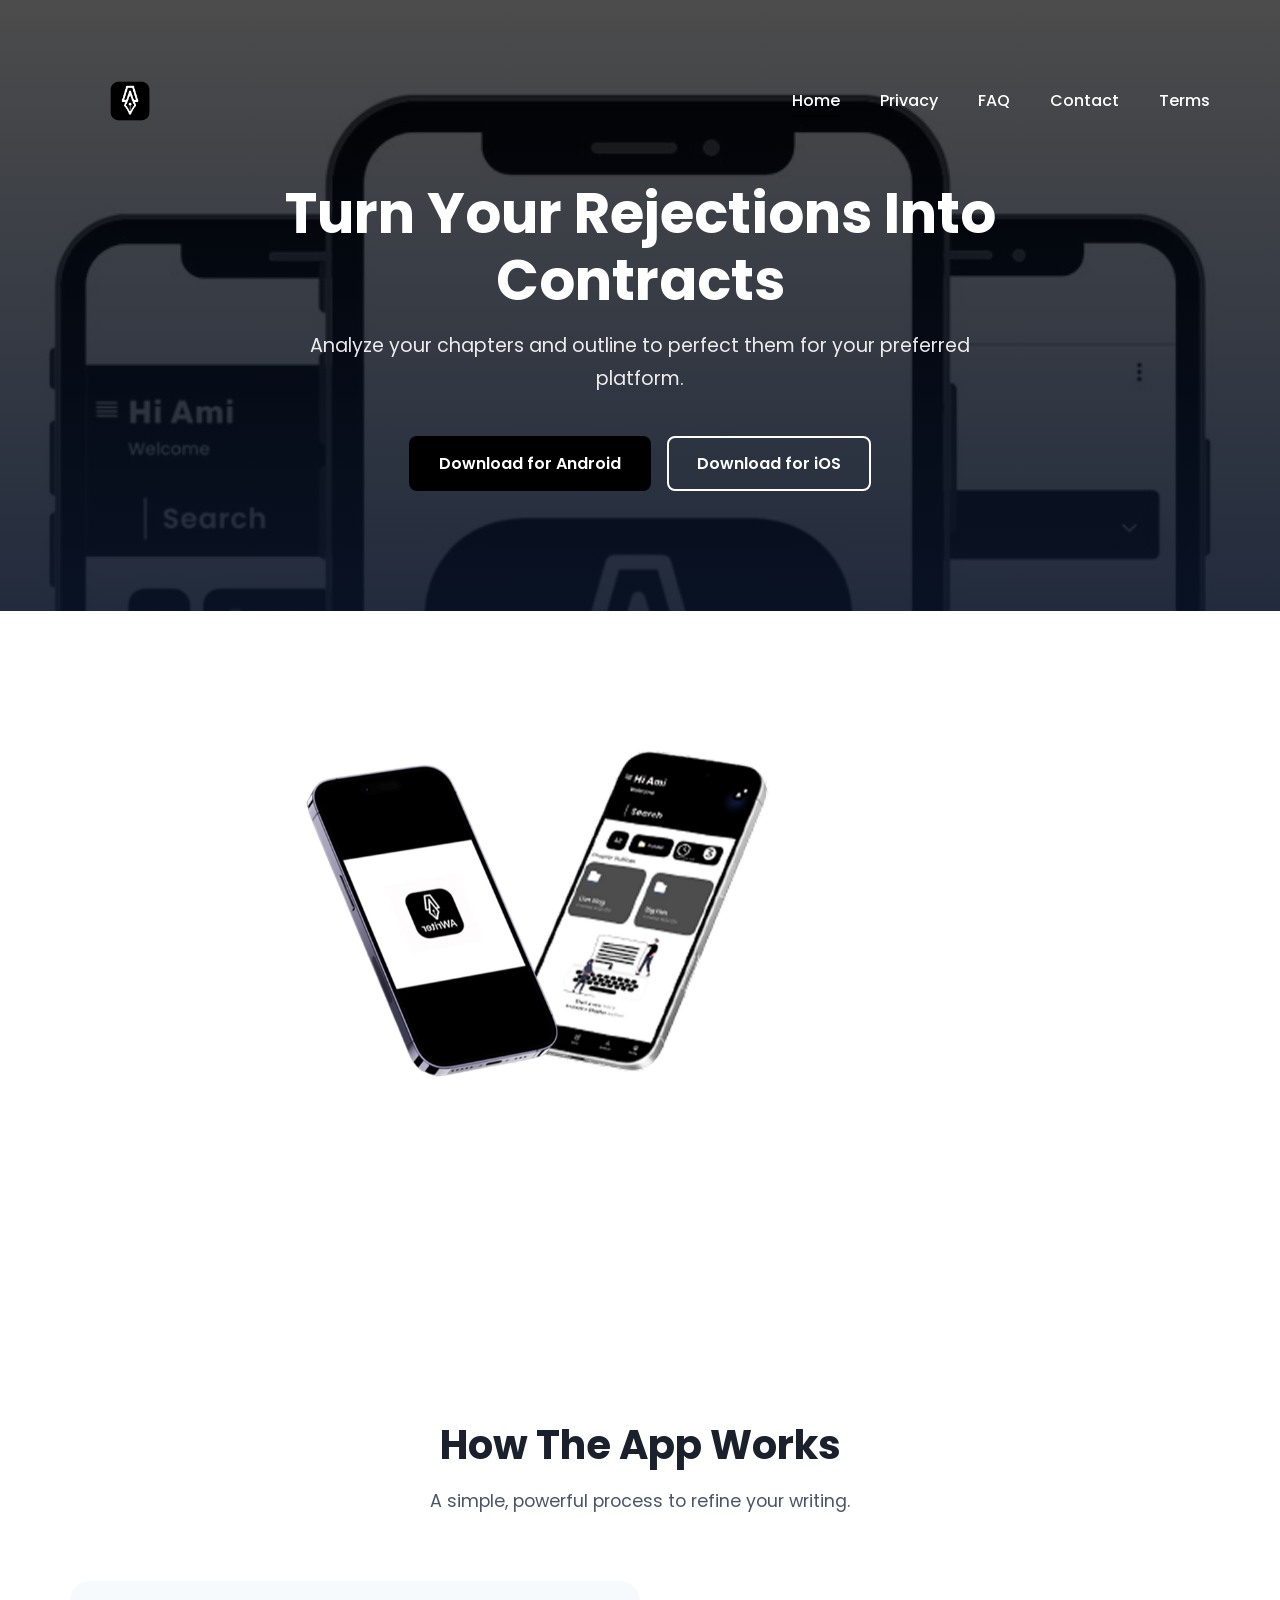
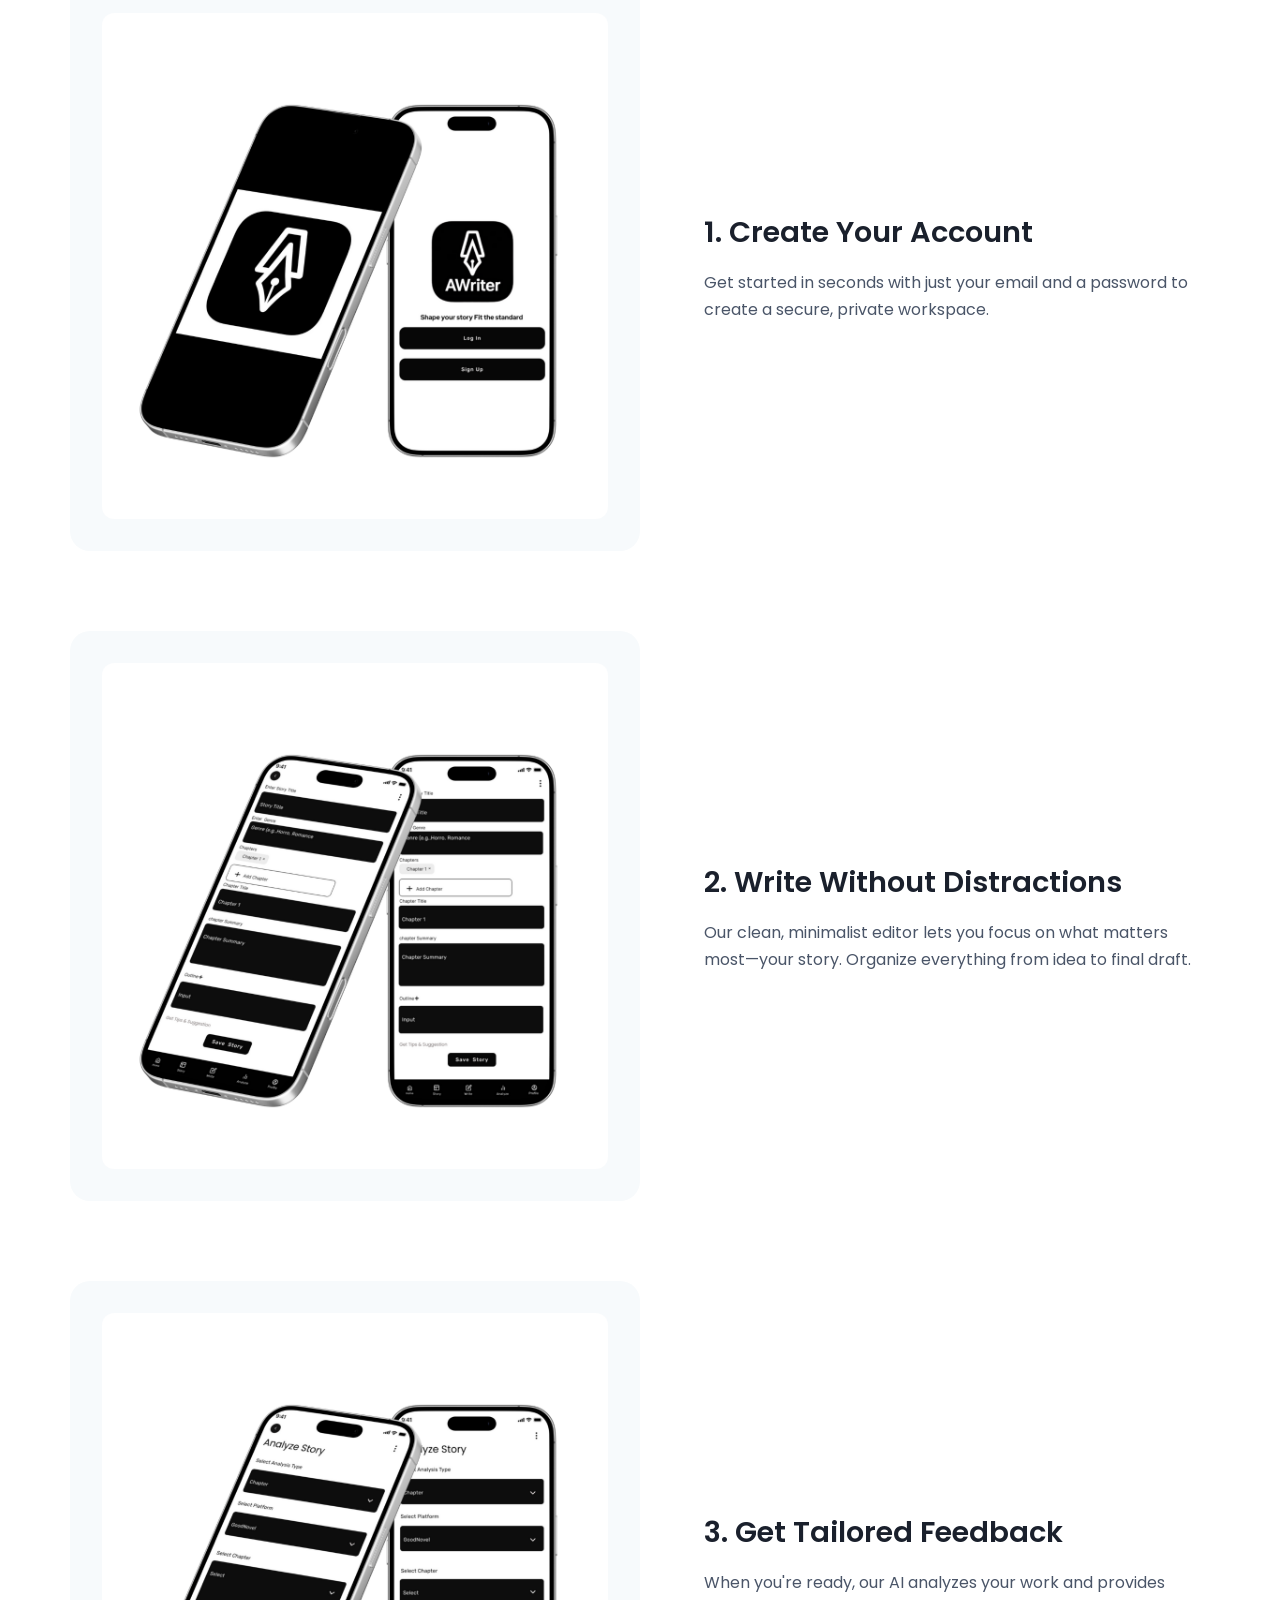
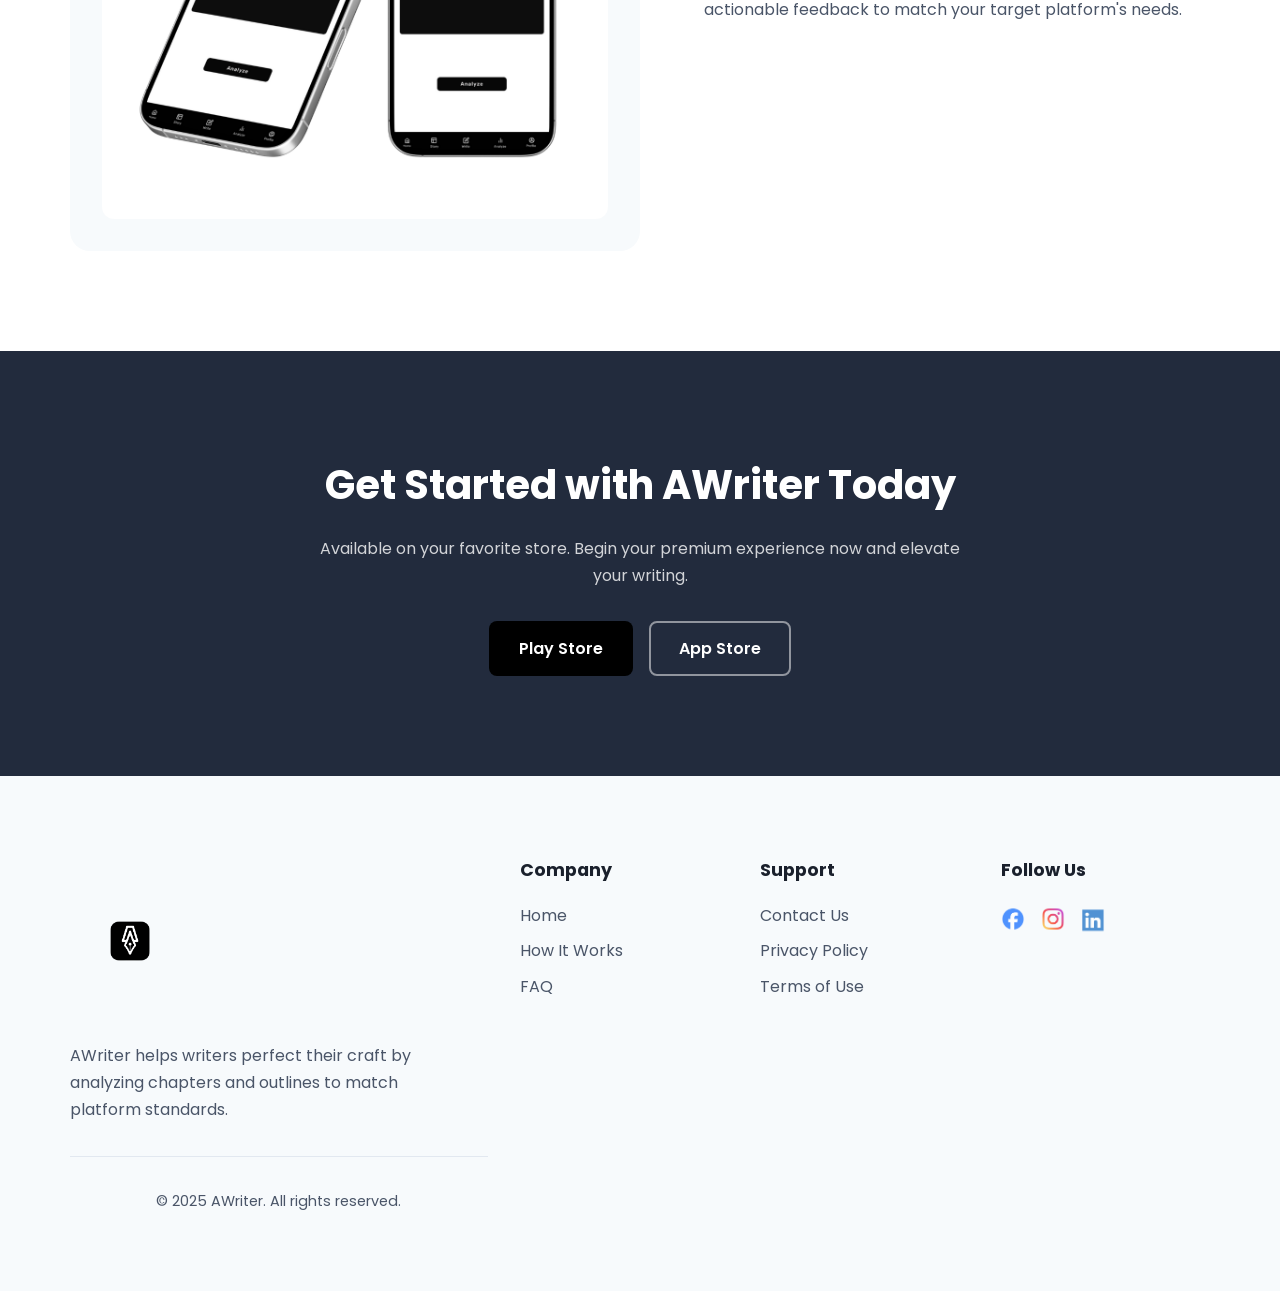
<file: index.html>
<!DOCTYPE html>
<html lang="en">
<head>
  <meta charset="utf-8" />
  <meta name="viewport" content="width=device-width, initial-scale=1" />
  <title>AWriter — Turn Your Rejections To Contract</title>
  <link rel="icon" href="images/Awriter (4).png" />
  <!-- The ONLY file you need to edit is style.css -->
  <link rel="stylesheet" href="css/style.css" />
</head>
<body>

<!-- ===== Header ===== -->
<header class="site-header">
  <div class="container header-inner">
    <a href="index.html" class="logo-link">
      <!-- Using a slightly smaller logo for better balance -->
      <img src="images/Awriter (4).png" alt="AWriter logo" class="logo" />
    </a>

    <!-- Navigation -->
    <nav class="main-nav">
      <ul id="nav-list" class="nav-list">
        <li><a href="index.html" class="active">Home</a></li>
        <li><a href="privacy.html">Privacy</a></li>
        <li><a href="faq.html">FAQ</a></li>
        <li><a href="contact.html">Contact</a></li>
        <li><a href="Terms.html">Terms</a></li>
      </ul>
    </nav>

    <!-- Hamburger -->
    <button id="menu-toggle" class="hamburger" aria-label="Toggle menu" aria-expanded="false">
      <span></span>
      <span></span>
      <span></span>
    </button>
  </div>
</header>

<main>
  <!-- HERO -->
  <section id="hero" class="hero">
    <div class="container hero-inner">
      <div class="hero-content">
        <h1 class="hero-title">Turn Your Rejections Into Contracts</h1>
        <p class="hero-sub">Analyze your chapters and outline to perfect them for your preferred platform.</p>

        <div class="button-group">
          <a href="#" class="btn btn-primary">Download for Android</a>
          <a href="#" class="btn btn-secondary">Download for iOS</a>
        </div>
      </div>
    </div>
  </section>

  <!-- PHONE MOCKUPS -->
  <section class="mockups">
    <div class="container">
      <img src="images/Group 55.png" alt="Awriter App Screenshots" class="phones-img" />
    </div>
  </section>

  <!-- HOW IT WORKS -->
  <section id="how-it-works" class="how-it-works">
    <div class="container">
      <div class="section-header">
        <h2 class="section-title">How The App Works</h2>
        <p class="section-subtitle">A simple, powerful process to refine your writing.</p>
      </div>

      <div class="steps-grid">
        <!-- Step 1 -->
        <div class="step">
          <div class="step-img-wrapper">
            <img src="images/Nextel tech (73).png" alt="Create account illustration" />
          </div>
          <div class="step-content">
            <h3>1. Create Your Account</h3>
            <p>Get started in seconds with just your email and a password to create a secure, private workspace.</p>
          </div>
        </div>

        <!-- Step 2 -->
        <div class="step reverse">
          <div class="step-img-wrapper">
            <img src="images/Nextel tech (75).png" alt="Illustration of writing on a device" />
          </div>
          <div class="step-content">
            <h3>2. Write Without Distractions</h3>
            <p>Our clean, minimalist editor lets you focus on what matters most—your story. Organize everything from idea to final draft.</p>
          </div>
        </div>

        <!-- Step 3 -->
        <div class="step">
          <div class="step-img-wrapper">
            <img src="images/Nextel tech (74).png" alt="Illustration of feedback and analytics" />
          </div>
          <div class="step-content">
            <h3>3. Get Tailored Feedback</h3>
            <p>When you're ready, our AI analyzes your work and provides actionable feedback to match your target platform's needs.</p>
          </div>
        </div>
      </div>
    </div>
  </section>

  <!-- DOWNLOAD CTA -->
  <section class="download-cta">
    <div class="container cta-inner">
      <h2>Get Started with AWriter Today</h2>
      <p>Available on your favorite store. Begin your premium experience now and elevate your writing.</p>
      <div class="button-group">
        <a href="#" class="btn btn-primary">Play Store</a>
        <a href="#" class="btn btn-secondary">App Store</a>
      </div>
    </div>
  </section>
</main>

<!-- FOOTER -->
<footer class="site-footer">
  <div class="container">
    <div class="footer-grid">
      <!-- Column 1: About -->
      <div class="footer-col about-col">
        <img src="images/Awriter (4).png" alt="AWriter logo" class="footer-logo">
        <p>AWriter helps writers perfect their craft by analyzing chapters and outlines to match platform standards.</p>
      </div>
      <!-- Column 2: Company -->
      <div class="footer-col">
        <h4>Company</h4>
        <ul>
          <li><a href="index.html">Home</a></li>
          <li><a href="#how-it-works">How It Works</a></li>
          <li><a href="faq.html">FAQ</a></li>
        </ul>
      </div>
      <!-- Column 3: Support -->
      <div class="footer-col">
        <h4>Support</h4>
        <ul>
          <li><a href="contact.html">Contact Us</a></li>
          <li><a href="privacy.html">Privacy Policy</a></li>
          <li><a href="Terms.html">Terms of Use</a></li>
        </ul>
      </div>
      <!-- Column 4: Socials -->
      <div class="footer-col">
        <h4>Follow Us</h4>
        <div class="socials">
         <a href="https://www.facebook.com/share/1BWnaGSzgj/?mibextid=wwXIfr"><img src="images/Facebook (1).png" alt="Facebook"></a>
        <a href="https://www.instagram.com/awriterapp?igsh=anNoeXozenFmajN5"><img src="images/Awriter (7).png" alt="Instagram"></a>
        <a href="https://www.linkedin.com/company/awriterapp/"><img src="images/linkedin (1).png" alt="Linkedin"></a> 
      </div>
    </div>
    <div class="footer-bottom">
      <p>&copy; 2025 AWriter. All rights reserved.</p>
    </div>
  </div>
</footer>

<!-- Updated JavaScript for new menu -->
<script>
  document.addEventListener('DOMContentLoaded', () => {
    const menuToggle = document.getElementById('menu-toggle');
    const body = document.body;

    // Toggle nav menu
    menuToggle.addEventListener('click', () => {
      body.classList.toggle('nav-open');
      const isExpanded = body.classList.contains('nav-open');
      menuToggle.setAttribute('aria-expanded', isExpanded);
    });

    // Close menu when a link is clicked
    document.querySelectorAll('#nav-list a').forEach(link => {
      link.addEventListener('click', () => {
        body.classList.remove('nav-open');
        menuToggle.setAttribute('aria-expanded', 'false');
      });
    });

    // Sticky header
    window.addEventListener('scroll', () => {
      const header = document.querySelector('.site-header');
      if (window.scrollY > 40) {
        header.classList.add('scrolled');
      } else {
        header.classList.remove('scrolled');
      }
    });
  });
</script>

</body>
</html>
</file>
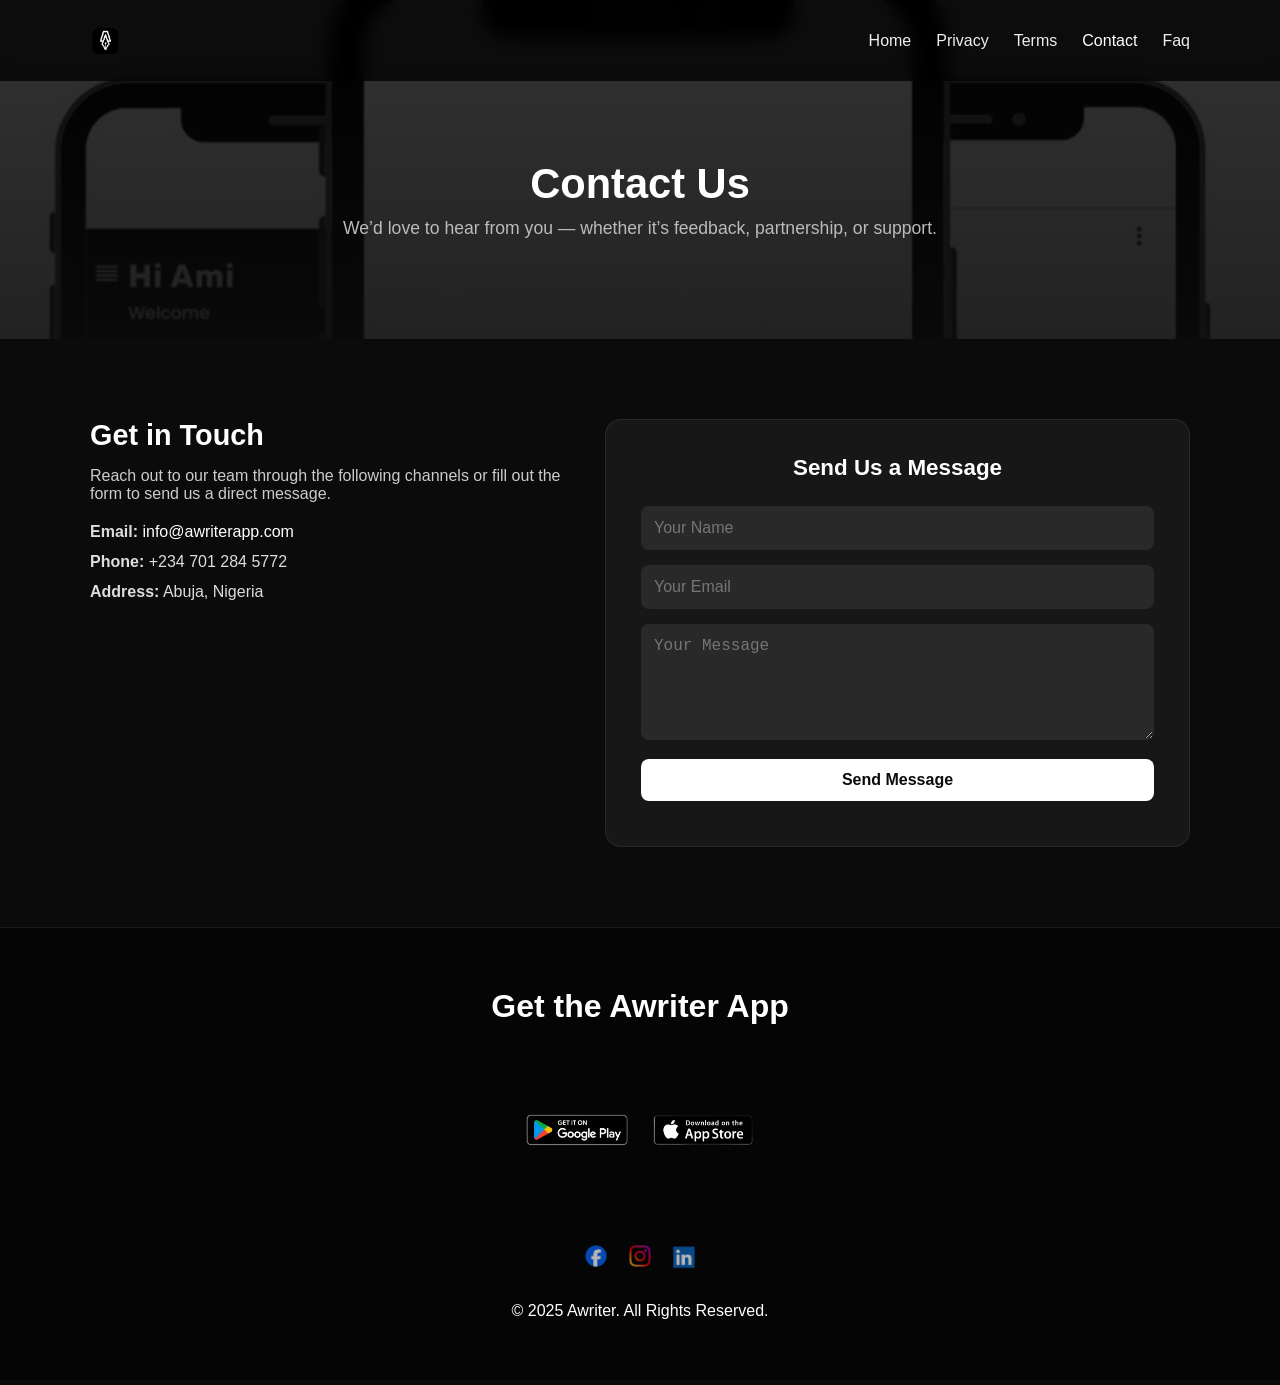
<file: contact.html>
<!DOCTYPE html>
<html lang="en">
<head>
  <meta charset="UTF-8" />
  <meta name="viewport" content="width=device-width, initial-scale=1.0" />
  <title>Awriter | Contact Us</title>
  <link rel="stylesheet" href="css/contact.css" />

  <!-- EmailJS -->
  <script type="text/javascript" src="https://cdn.emailjs.com/dist/email.min.js"></script>
  <script type="text/javascript">
    (function() {
      emailjs.init("rO7YVn5J95ugi54Cm"); // Your EmailJS public key
    })();
  </script>
</head>
<body>

  <!-- Header -->
  <header class="site-header">
    <div class="container header-inner">
      <a href="index.html">
        <img src="images/Awriter (2).png" alt="AWriter logo" class="logo" />
      </a>
      <nav>
        <ul>
          <li><a href="index.html">Home</a></li>
          <li><a href="privacy.html">Privacy</a></li>
          <li><a href="Terms.html">Terms</a></li>
          <li><a href="contact.html" class="active">Contact</a></li>
          <li><a href="faq.html">Faq</a></li>
        </ul>
      </nav>
      <!-- This button is for the mobile menu -->
      <button class="menu-toggle" aria-label="Toggle menu">
        <span></span>
        <span></span>
        <span></span>
      </button>
    </div>
  </header>

  <!-- Hero -->
  <section class="hero">
    <div class="hero-content">
        <h1>Contact Us</h1>
        <p>We’d love to hear from you — whether it’s feedback, partnership, or support.</p>
    </div>
  </section>

  <!-- Contact Section -->
  <main class="contact-section">
    <div class="container contact-container">
      <div class="contact-info">
        <h2>Get in Touch</h2>
        <p>Reach out to our team through the following channels or fill out the form to send us a direct message.</p>
        <ul>
          <li><strong>Email:</strong> <a href="mailto:info@awriterapp.com">info@awriterapp.com</a></li>
          <li><strong>Phone:</strong> +234 701 284 5772</li>
          <li><strong>Address:</strong> Abuja, Nigeria</li>
        </ul>
      </div>

      <form id="contact-form" class="contact-form">
        <h2>Send Us a Message</h2>
        <input type="text" name="from_name" placeholder="Your Name" required />
        <input type="email" name="reply_to" placeholder="Your Email" required />
        <textarea name="message" placeholder="Your Message" rows="5" required></textarea>
        <button type="submit">Send Message</button>
        <p id="status-message"></p>
      </form>
    </div>
  </main>

  <!-- Footer -->
  <footer class="footer">
      <div class="container">
          <h2>Get the Awriter App</h2>
          <div class="download-row">
            <a href="#"><img src="images/Google playstore  .png" alt="Get it on Google Play"></a>
        <a href="#"><img src="images/Apple.png" alt="Download on the App Store"></a>
          </div>
          <div class="socials">
            <a href="https://www.facebook.com/share/1BWnaGSzgj/?mibextid=wwXIfr"><img src="images/Facebook (1).png" alt="Facebook"></a>
        <a href="https://www.instagram.com/awriterapp?igsh=anNoeXozenFmajN5"><img src="images/Awriter (7).png" alt="Instagram"></a>
        <a href="https://www.linkedin.com/company/awriterapp/"><img src="images/linkedin (1).png" alt="Linkedin"></a> 
          </div>
          <p>© 2025 Awriter. All Rights Reserved.</p>
      </div>
  </footer>

  <script>
    // Sticky Header
    window.addEventListener("scroll", () => {
      document.querySelector(".site-header").classList.toggle("scrolled", window.scrollY > 20);
    });

    // Mobile Menu Toggle
    const menuToggle = document.querySelector('.menu-toggle');
    const navUl = document.querySelector('nav ul');
    if (menuToggle) {
        menuToggle.addEventListener('click', () => {
            navUl.classList.toggle('open');
            menuToggle.classList.toggle('active');
        });
    }

    // EmailJS Script
    const contactForm = document.getElementById('contact-form');
    if (contactForm) {
        contactForm.addEventListener('submit', function(event) {
            event.preventDefault();
            const statusMessage = document.getElementById('status-message');
            statusMessage.innerText = "Sending...";
            statusMessage.classList.remove('error');

            emailjs.sendForm('service_wnz6v8c', 'template_6586d5d', this)
                .then(function() {
                    statusMessage.innerText = "✅ Message sent successfully!";
                    contactForm.reset();
                }, function(error) {
                    statusMessage.innerText = "❌ Failed to send message. Please try again.";
                    statusMessage.classList.add('error');
                    console.error('FAILED...', error);
                });
        });
    }
  </script>

</body>
</html>
</file>
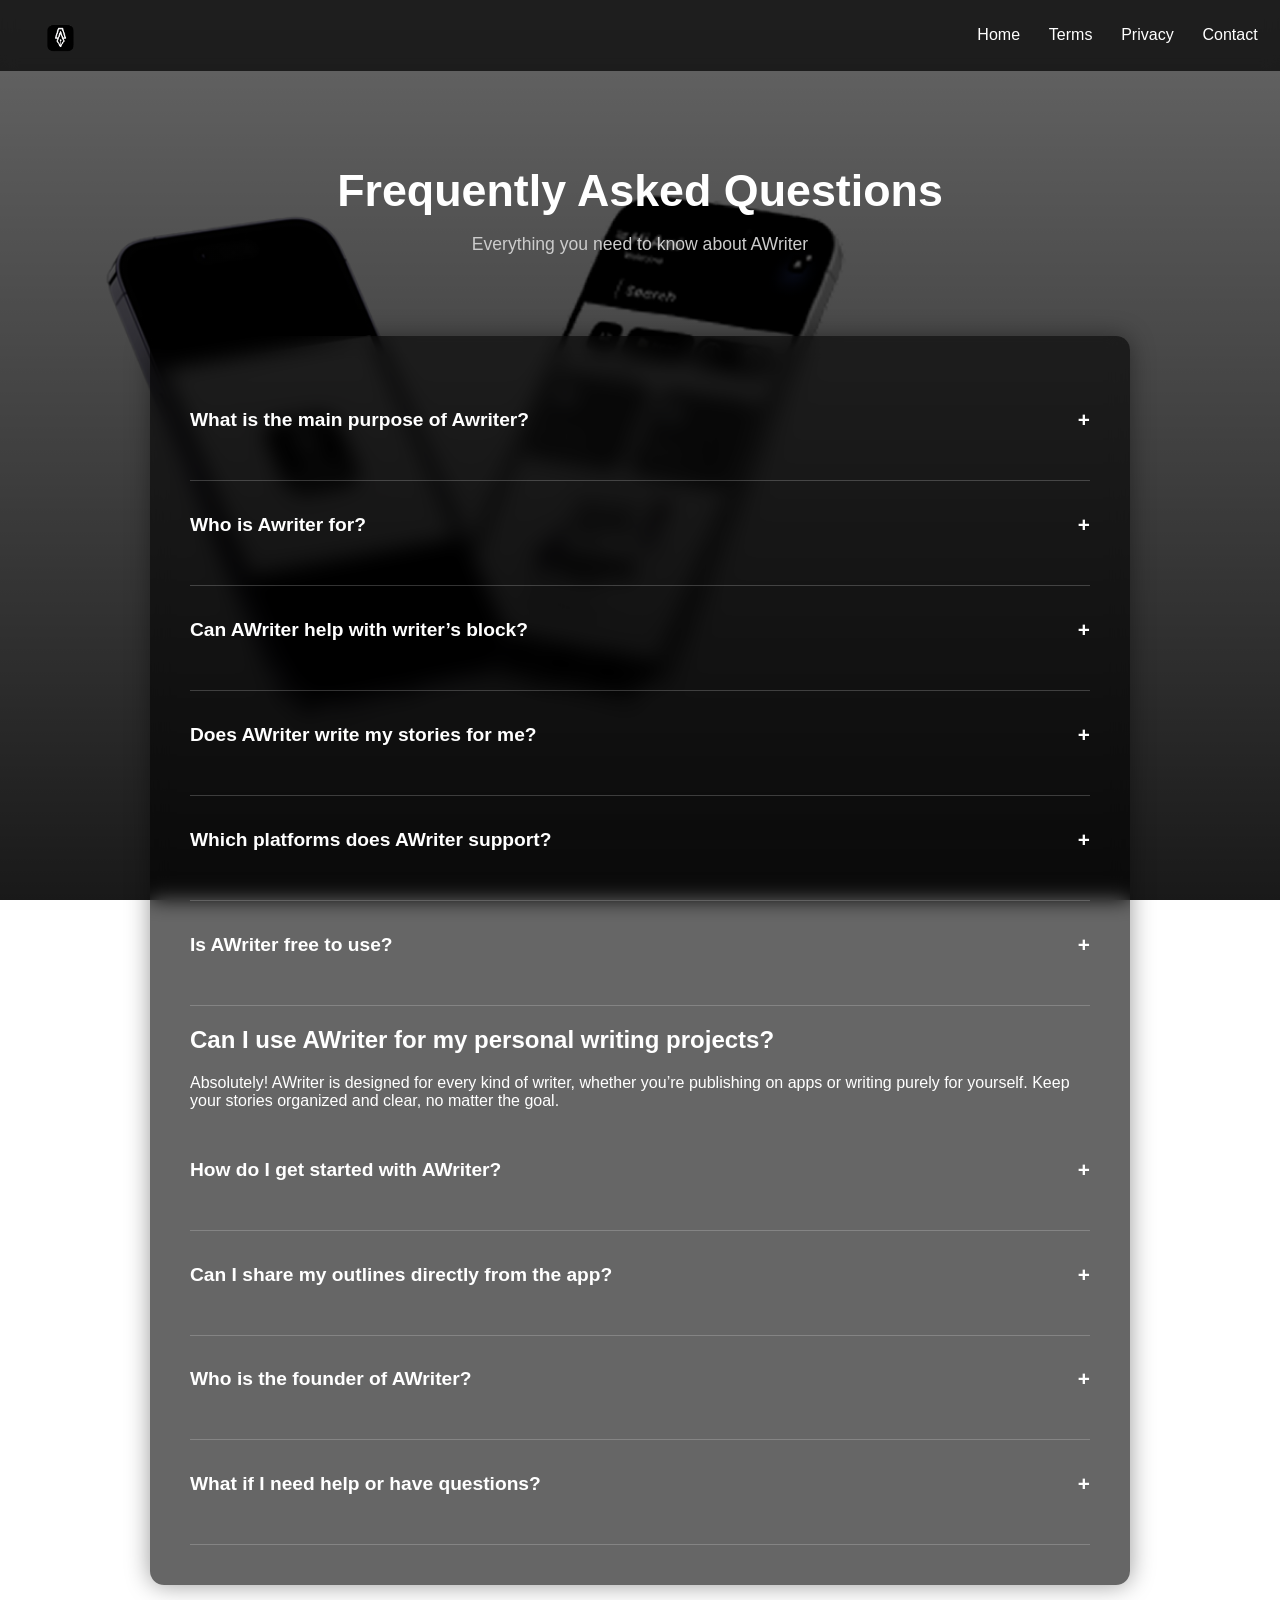
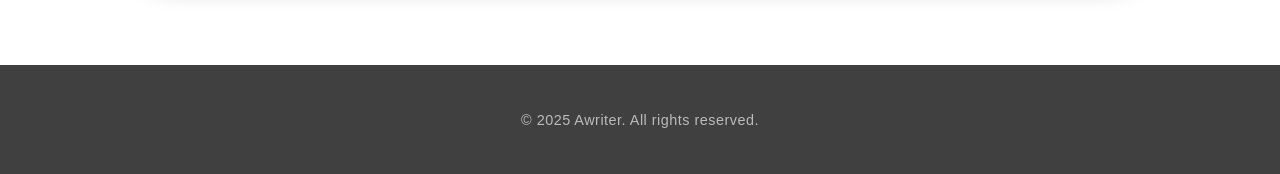
<file: faq.html>
<!DOCTYPE html>
<html lang="en">
<head>
  <meta charset="UTF-8" />
  <meta name="viewport" content="width=device-width, initial-scale=1.0" />
  <title>FAQ - AWriter</title>
  <link rel="stylesheet" href="css/faq.css" />
</head>
<body>

  <!-- Header -->
  <header class="site-header">
    <div class="logo">
      <img src="images/Awriter (2).png" alt="AWriter Logo" />
      
    </div>
    <nav>
      <ul>
        <li><a href="index.html">Home</a></li>
        <li><a href="Terms.html">Terms</a></li>
        <li><a href="privacy.html">Privacy</a></li>
        <li><a href="contact.html">Contact</a></li>
        <li><a href="faq.html" class="active">FAQ</a></li>
      </ul>
    </nav>
    <!-- This button is for the mobile menu -->
    <button class="menu-toggle" aria-label="Toggle menu">
      <span></span>
      <span></span>
      <span></span>
    </button>
  </header>

  <!-- FAQ Section -->
  <section class="faq-header">
    <h1>Frequently Asked Questions</h1>
    <p>Everything you need to know about AWriter</p>
  </section>

  <section class="faq-container">
    <!-- Your .faq-item divs go here as before -->
    <div class="faq-item">
      <h2>What is the main purpose of Awriter?</h2>
      <p>Awriter is a writer-focused app that helps you outline stories, structure chapters, and organize your writing in ways that fit top publishing platforms — all without AI-generated content. It’s your personal guide to planning your story effectively.</p>
    </div>
    <div class="faq-item">
      <h2>Who is Awriter for?</h2>
      <p>Whether you’re an aspiring or experienced writer, writing for online platforms or personal projects, Awriter is built to support you. It works perfectly for authors creating romance, thriller, fantasy, or any genre stories.</p>
    </div>
    <div class="faq-item">
      <h2>Can AWriter help with writer’s block?</h2>
      <p>Definitely! AWriter provides chapter start ideas, cliffhanger suggestions, structure tips, and prompts designed to spark creativity and push past those tough moments when the words just won’t come.</p>
    </div>
    <div class="faq-item">
      <h2>Does AWriter write my stories for me?</h2>
      <p>No! Awriter doesn’t generate stories. Instead, it offers smart tools, detailed outline formats, and writing suggestions so you stay inspired and organized while writing your own original content.</p>
    </div>
    <div class="faq-item">
      <h2>Which platforms does AWriter support?</h2>
      <p>AWriter includes customized outline templates for popular platforms like Dreame, GoodNovel, Alphanovel, PocketFM, and more, so your story fits what each platform wants.</p>
    </div>
    <div class="faq-item">
      <h2>Is AWriter free to use?</h2>
      <p>You can start with a free plan that includes basic outlining tools and suggestions. For full access to all features and premium content, we offer affordable subscription options.</p>
    </div>
    <div class="faq--item">
      <h2>Can I use AWriter for my personal writing projects?</h2>
      <p>Absolutely! AWriter is designed for every kind of writer, whether you’re publishing on apps or writing purely for yourself. Keep your stories organized and clear, no matter the goal.</p>
    </div>
    <div class="faq-item">
      <h2>How do I get started with AWriter?</h2>
      <p>Simply download the app, sign up, and start outlining your story using our easy-to-follow formats. We guide you step-by-step so you can focus on creativity without the overwhelm.</p>
    </div>
    <div class="faq-item">
      <h2>Can I share my outlines directly from the app?</h2>
      <p>Yes! You can export your outlines in different formats to submit to publishers or share with writing partners — all from within AWriter.</p>
    </div>
    <div class="faq-item">
      <h2>Who is the founder of AWriter?</h2>
      <p>AWriter was created by Amina Sb, a successful writer who wanted to build a tool that truly helps authors plan and structure their stories for top publishing platforms — without relying on AI to write the story for them.</p>
    </div>
    <div class="faq-item">
      <h2>What if I need help or have questions?</h2>
      <p>We’re here for you! Reach out anytime through the app’s support section or email our team directly for assistance and feedback.</p>
    </div>
  </section>

  <footer class="faq-footer">
    <p>© 2025 Awriter. All rights reserved.</p>
  </footer>

  <script>
    // Header scroll effect
    window.addEventListener('scroll', () => {
      const header = document.querySelector('.site-header');
      header.classList.toggle('scrolled', window.scrollY > 10);
    });

    // FAQ accordion
    const faqItems = document.querySelectorAll('.faq-item');
    faqItems.forEach((item) => {
      item.addEventListener('click', () => {
        // This makes sure only one item is open at a time
        if (!item.classList.contains('active')) {
          faqItems.forEach(i => i.classList.remove('active'));
        }
        item.classList.toggle('active');
      });
    });
    
    // --- NEW: Mobile Menu Toggle ---
    const menuToggle = document.querySelector('.menu-toggle');
    const navUl = document.querySelector('nav ul');
    menuToggle.addEventListener('click', () => {
        navUl.classList.toggle('open');
        menuToggle.classList.toggle('active');
    });
  </script>

</body>
</html>
</file>
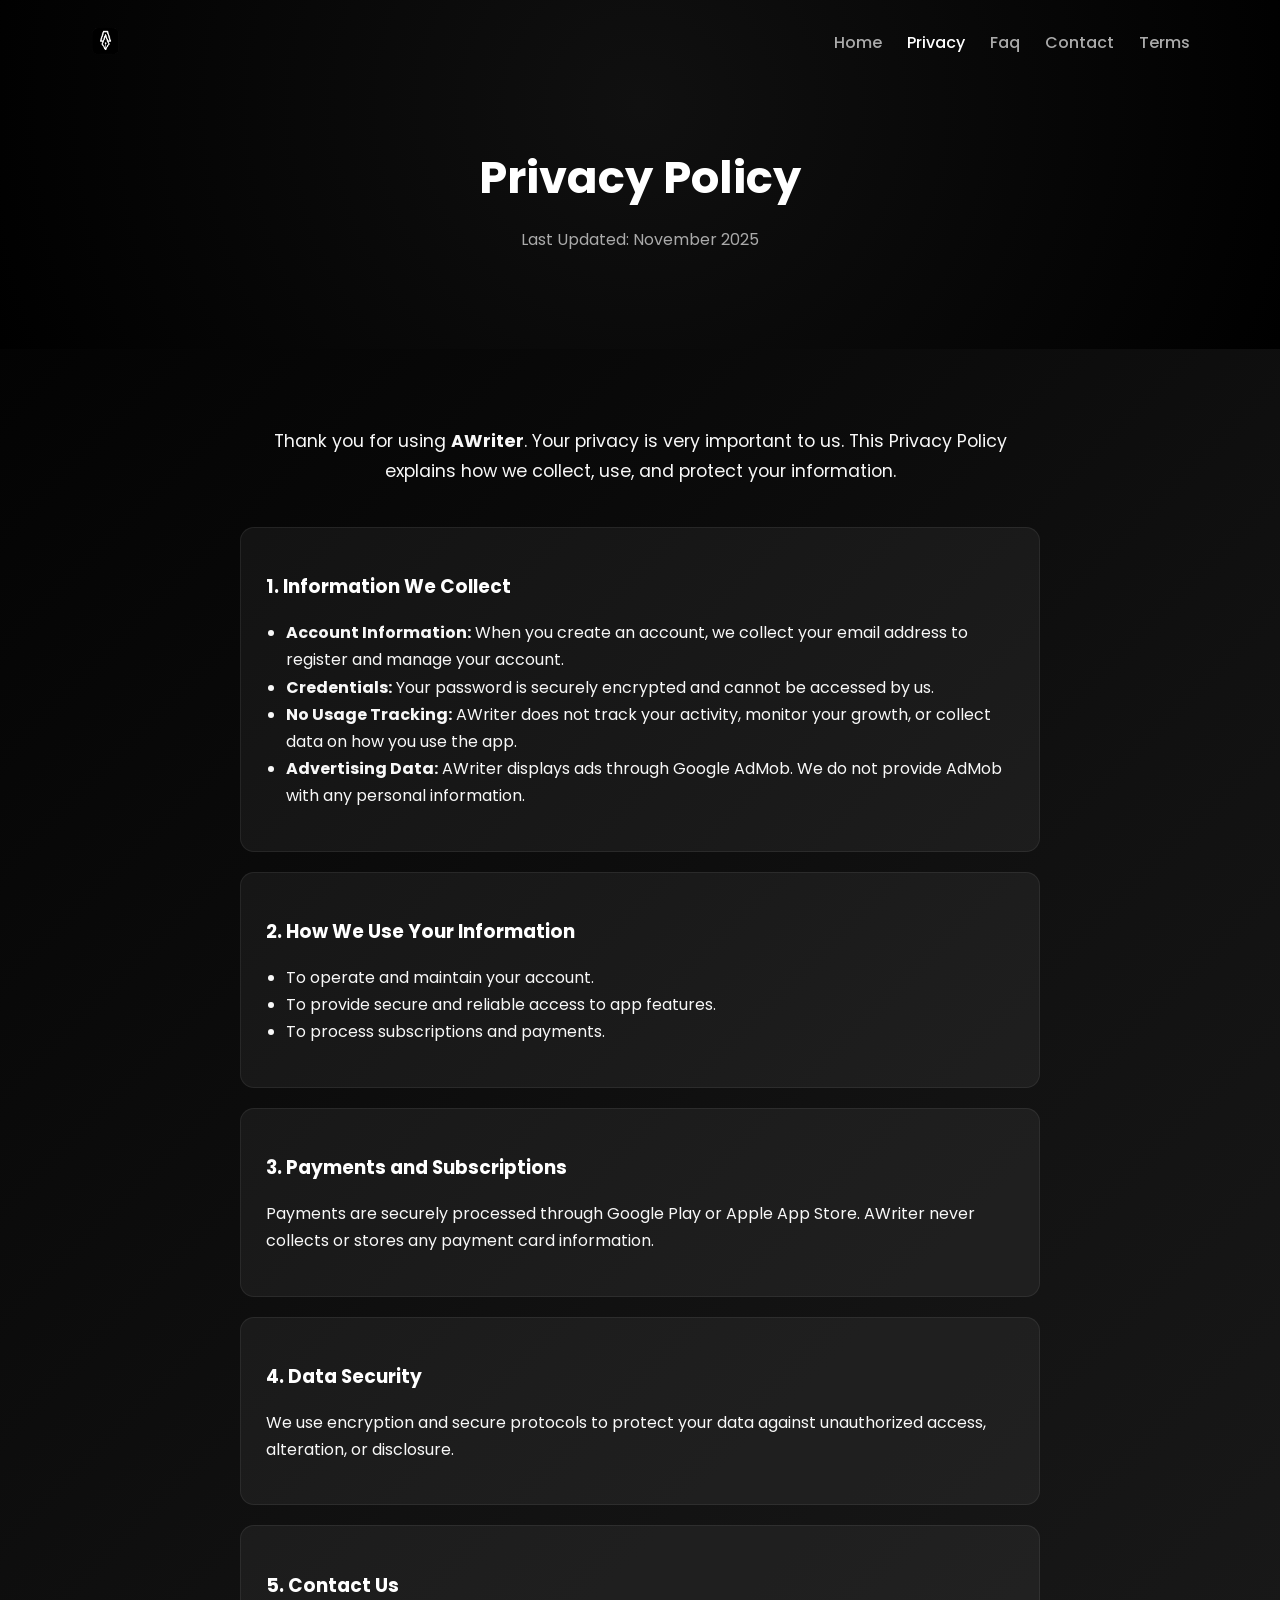
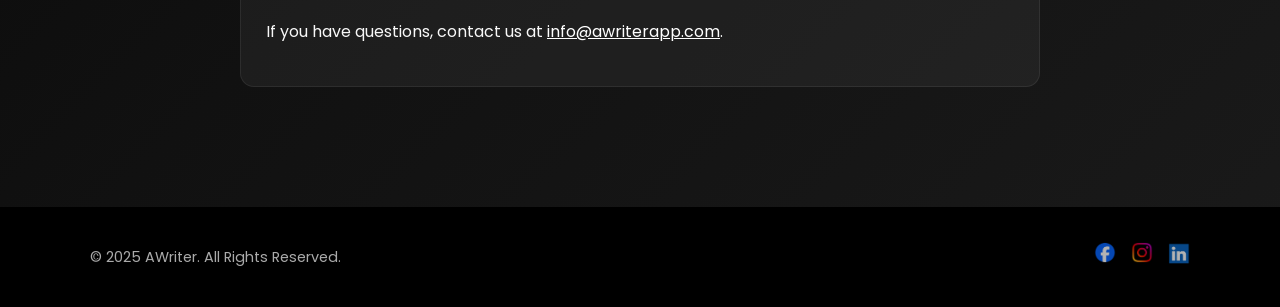
<file: privacy.html>
<!DOCTYPE html>
<html lang="en">
<head>
  <meta charset="UTF-8" />
  <meta name="viewport" content="width=device-width, initial-scale=1.0" />
  <title>AWriter | Privacy Policy</title>
  <!-- Link to the updated CSS file -->
  <link rel="stylesheet" href="css/privacy.css" />
  <link rel="icon" href="images/Awriter (5).png">
  <!-- Google Fonts for 'Poppins' -->
  <link href="https://fonts.googleapis.com/css2?family=Poppins:wght@400;500;600;700&display=swap" rel="stylesheet">
</head>
<body>

  <!-- HEADER -->
  <header class="site-header">
    <div class="container header-inner">
      <a href="index.html">
        <img src="images/Awriter (2).png" alt="AWriter logo" class="logo" />
      </a>
      <nav>
        <ul>
          <li><a href="index.html">Home</a></li>
          <li><a href="privacy.html" class="active">Privacy</a></li>
          <li><a href="faq.html">Faq</a></li>
          <li><a href="contact.html">Contact</a></li>
          <li><a href="Terms.html">Terms</a></li>
        </ul>
      </nav>
      <!-- Mobile menu toggle button -->
      <button class="menu-toggle" aria-label="Toggle menu">
        <span></span>
        <span></span>
        <span></span>
      </button>
    </div>
  </header>

  <!-- HERO -->
  <section class="hero">
    <div class="hero-content container">
      <h1>Privacy Policy</h1>
      <p>Last Updated: November 2025</p>
    </div>
  </section>

  <!-- MAIN CONTENT -->
  <main class="policy-section">
    <div class="container policy-container">
        <p class="intro">
          Thank you for using <strong>AWriter</strong>. Your privacy is very important to us. This Privacy Policy explains how we collect, use, and protect your information.
        </p>

        <div class="policy-card">
          <h3>1. Information We Collect</h3>
          <ul>
            <li><b>Account Information:</b> When you create an account, we collect your email address to register and manage your account.</li>
            <li><b>Credentials:</b> Your password is securely encrypted and cannot be accessed by us.</li>
            <li><b>No Usage Tracking:</b> AWriter does not track your activity, monitor your growth, or collect data on how you use the app.</li>
            <li><b>Advertising Data:</b> AWriter displays ads through Google AdMob. We do not provide AdMob with any personal information.</li>
          </ul>
        </div>

        <div class="policy-card">
          <h3>2. How We Use Your Information</h3>
          <ul>
            <li>To operate and maintain your account.</li>
            <li>To provide secure and reliable access to app features.</li>
            <li>To process subscriptions and payments.</li>
          </ul>
        </div>

        <div class="policy-card">
          <h3>3. Payments and Subscriptions</h3>
          <p>Payments are securely processed through Google Play or Apple App Store. AWriter never collects or stores any payment card information.</p>
        </div>

        <div class="policy-card">
          <h3>4. Data Security</h3>
          <p>We use encryption and secure protocols to protect your data against unauthorized access, alteration, or disclosure.</p>
        </div>

        <div class="policy-card">
          <h3>5. Contact Us</h3>
          <p>If you have questions, contact us at <a href="mailto:info@awriterapp.com">info@awriterapp.com</a>.</p>
        </div>
    </div>
  </main>

  <!-- FOOTER -->
  <footer class="footer">
    <div class="container footer-inner">
      <p>© 2025 AWriter. All Rights Reserved.</p>
      <div class="socials">
         <a href="https://www.facebook.com/share/1BWnaGSzgj/?mibextid=wwXIfr"><img src="images/Facebook (1).png" alt="Facebook"></a>
        <a href="https://www.instagram.com/awriterapp?igsh=anNoeXozenFmajN5"><img src="images/Awriter (7).png" alt="Instagram"></a>
        <a href="https://www.linkedin.com/company/awriterapp/"><img src="images/linkedin (1).png" alt="Linkedin"></a> 
      </div>
    </div>
  </footer>

  <script>
    // Sticky header
    window.addEventListener('scroll', () => {
      const header = document.querySelector('.site-header');
      if (window.scrollY > 20) {
        header.classList.add('scrolled');
      } else {
        header.classList.remove('scrolled');
      }
    });
    
    // Mobile Menu Toggle
    const menuToggle = document.querySelector('.menu-toggle');
    const navUl = document.querySelector('nav ul');
    menuToggle.addEventListener('click', () => {
        navUl.classList.toggle('open');
        menuToggle.classList.toggle('active');
    });
  </script>

</body>
</html>
</file>
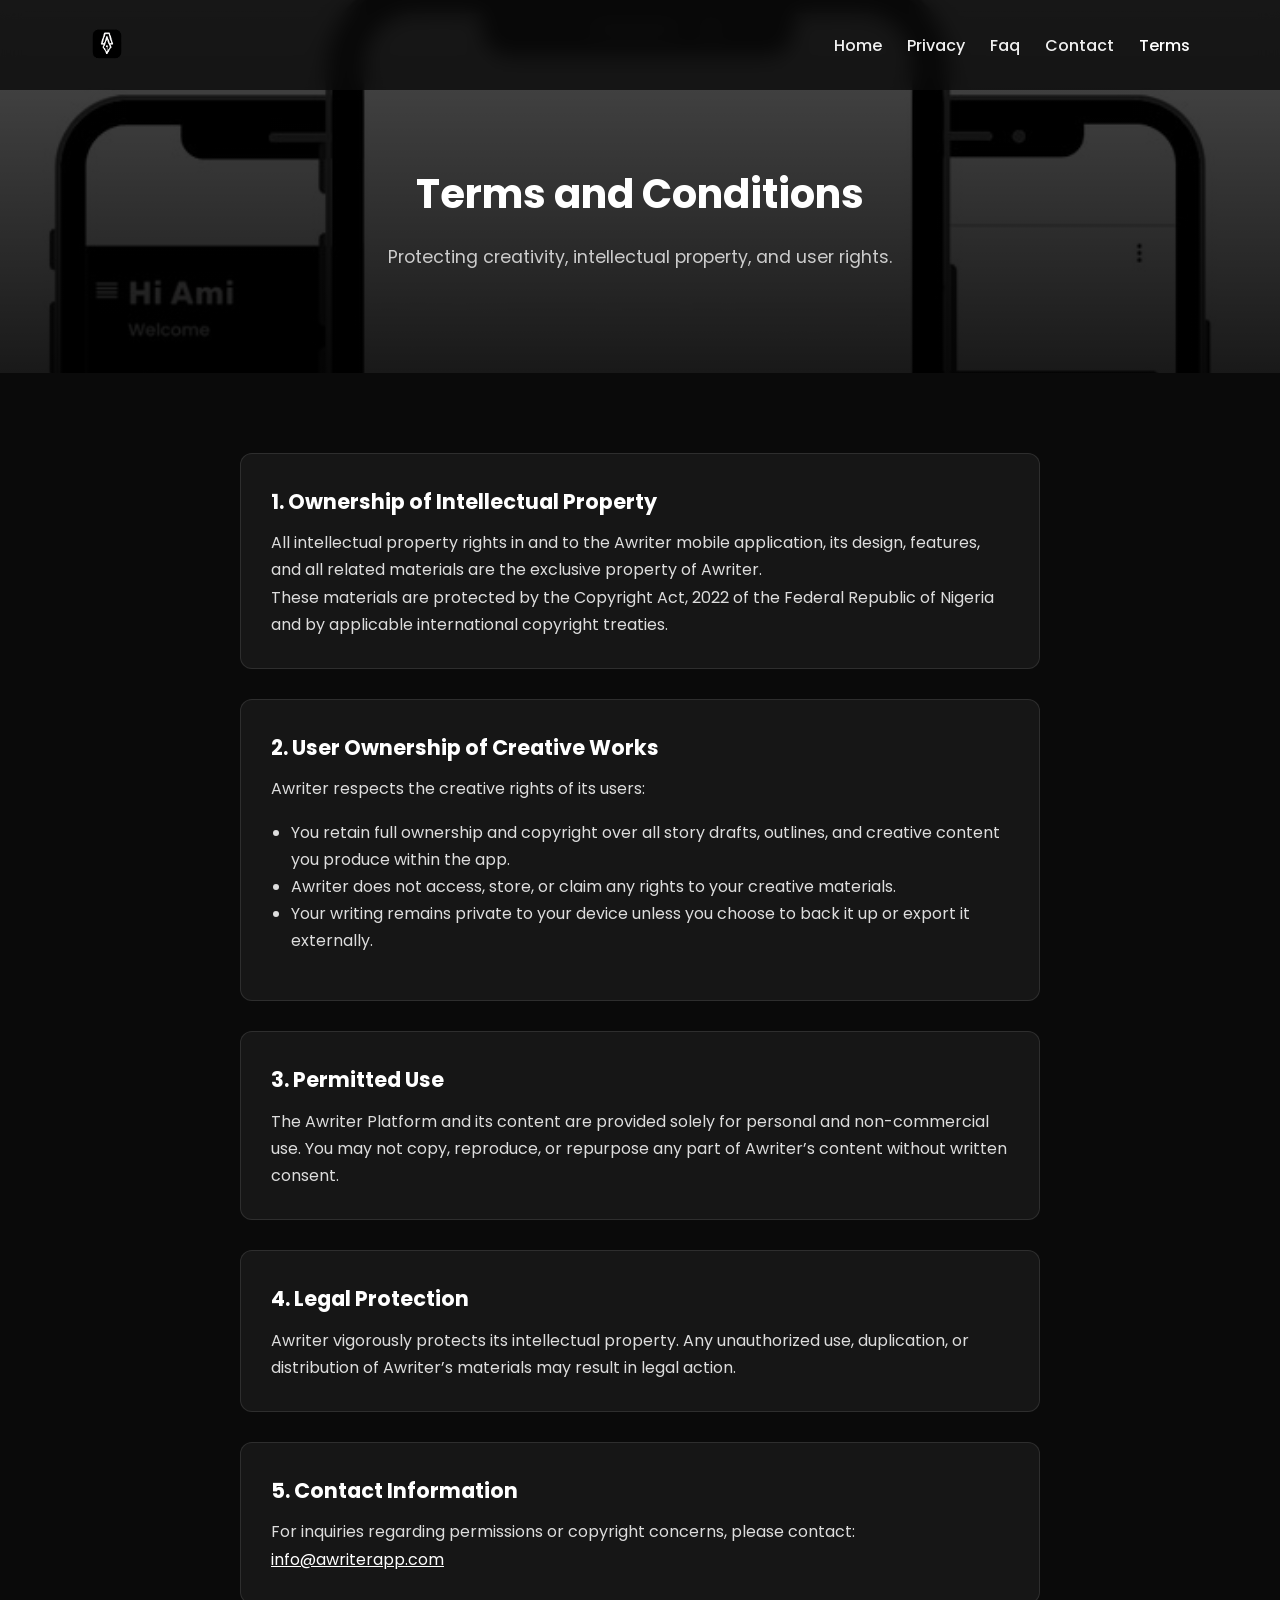
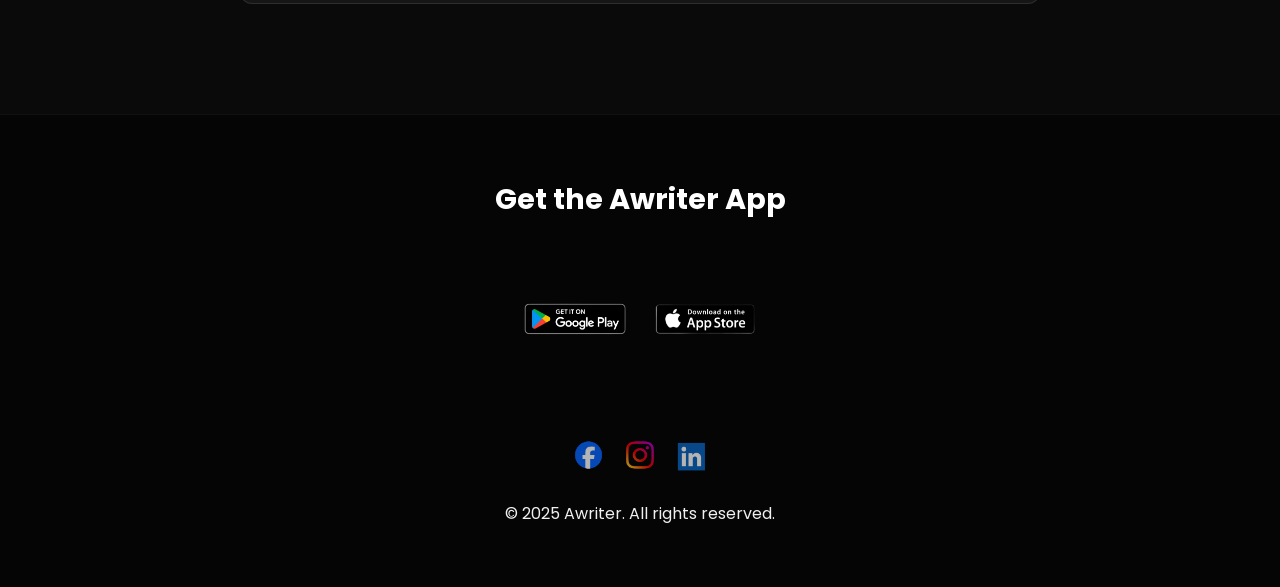
<file: Terms.html>
<!DOCTYPE html>
<html lang="en">
<head>
  <meta charset="UTF-8" />
  <meta name="viewport" content="width=device-width, initial-scale=1.0" />
  <title>Terms & Conditions</title>
  <link href="https://fonts.googleapis.com/css2?family=Poppins:wght@400;500;600;700&display=swap" rel="stylesheet" />
  <link rel="stylesheet" href="css/terms.css" />
</head>
<body>
  <!-- Header -->
  <header class="site-header">
    <div class="container header-inner">
      <a href="index.html">
        <img src="images/Awriter (2).png" alt="AWriter logo" class="logo" />
      </a>
      <nav>
        <ul>
          <li><a href="index.html">Home</a></li>
          <li><a href="privacy.html">Privacy</a></li>
          <li><a href="faq.html">Faq</a></li>
          <li><a href="contact.html">Contact</a></li>
          <li><a href="Terms.html" class="active">Terms</a></li>
        </ul>
      </nav>
      <!-- This button is for the mobile menu -->
      <button class="menu-toggle" aria-label="Toggle menu">
        <span></span>
        <span></span>
        <span></span>
      </button>
    </div>
  </header>

  <!-- Hero -->
  <section class="hero">
    <div class="hero-content">
      <h1>Terms and Conditions</h1>
      <p>Protecting creativity, intellectual property, and user rights.</p>
    </div>
  </section>

  <!-- Terms & Conditions -->
  <main class="policy-section">
    <div class="container">
      <div class="policy-card">
        <h3>1. Ownership of Intellectual Property</h3>
        <p>All intellectual property rights in and to the Awriter mobile application, its design, features, and all related materials are the exclusive property of Awriter.</p>
        <p>These materials are protected by the Copyright Act, 2022 of the Federal Republic of Nigeria and by applicable international copyright treaties.</p>
      </div>

      <div class="policy-card">
        <h3>2. User Ownership of Creative Works</h3>
        <p>Awriter respects the creative rights of its users:</p>
        <ul>
          <li>You retain full ownership and copyright over all story drafts, outlines, and creative content you produce within the app.</li>
          <li>Awriter does not access, store, or claim any rights to your creative materials.</li>
          <li>Your writing remains private to your device unless you choose to back it up or export it externally.</li>
        </ul>
      </div>

      <div class="policy-card">
        <h3>3. Permitted Use</h3>
        <p>The Awriter Platform and its content are provided solely for personal and non-commercial use. You may not copy, reproduce, or repurpose any part of Awriter’s content without written consent.</p>
      </div>

      <div class="policy-card">
        <h3>4. Legal Protection</h3>
        <p>Awriter vigorously protects its intellectual property. Any unauthorized use, duplication, or distribution of Awriter’s materials may result in legal action.</p>
      </div>
      
      <div class="policy-card">
        <h3>5. Contact Information</h3>
        <p>For inquiries regarding permissions or copyright concerns, please contact: <a href="mailto:info@awriterapp.com">info@awriterapp.com</a></p>
      </div>
    </div>
  </main>

  <!-- Footer -->
  <footer class="footer">
    <div class="container">
      <h2>Get the Awriter App</h2>
      <div class="download-row">
        <a href="#"><img src="images/Google playstore  .png" alt="Get it on Google Play"></a>
        <a href="#"><img src="images/Apple.png" alt="Download on the App Store"></a>
      </div>
      <div class="socials">
        
        <a href="https://www.facebook.com/share/1BWnaGSzgj/?mibextid=wwXIfr"><img src="images/Facebook (1).png" alt="Facebook"></a>
        <a href="https://www.instagram.com/awriterapp?igsh=anNoeXozenFmajN5"><img src="images/Awriter (7).png" alt="Instagram"></a>
        <a href="https://www.linkedin.com/company/awriterapp/"><img src="images/linkedin (1).png" alt="Linkedin"></a> 
      <p>© 2025 Awriter. All rights reserved.</p>
    </div>
  </footer>

  <!-- JS: Scroll + Animation -->
  <script>
    // Sticky header effect
    window.addEventListener('scroll', () => {
      document.querySelector('.site-header').classList.toggle('scrolled', window.scrollY > 20);
    });

    // Mobile Menu Toggle
    const menuToggle = document.querySelector('.menu-toggle');
    const navUl = document.querySelector('nav ul');
    if (menuToggle) {
        menuToggle.addEventListener('click', () => {
            navUl.classList.toggle('open');
            menuToggle.classList.toggle('active');
        });
    }

    // Animate policy cards on scroll
    const cards = document.querySelectorAll('.policy-card');
    if (cards.length > 0) {
        const observer = new IntersectionObserver(entries => {
            entries.forEach(entry => {
                if (entry.isIntersecting) {
                    entry.target.classList.add('visible');
                }
            });
        }, { threshold: 0.1 });
        cards.forEach(card => observer.observe(card));
    }
  </script>
</body>
</html>
</file>
<file: css/style.css>
/* =================================
   1. GLOBAL STYLES & VARIABLES
==================================== */
@import url('https://fonts.googleapis.com/css2?family=Poppins:wght@400;500;600;700&display=swap');

:root {
  --primary-blue: #000000; /* A strong, modern blue for buttons and accents */
  --dark-text: #1a202c;     /* A softer, more professional black for text */
  --body-text: #4a5568;     /* A dark gray for paragraphs */
  --light-bg: #f7fafc;      /* A very light gray for section backgrounds */
  --white: #ffffff;
  --border-color: #e2e8f0;
}

* {
  margin: 0;
  padding: 0;
  box-sizing: border-box;
}

html {
  scroll-behavior: smooth;
}

body {
  font-family: 'Poppins', sans-serif;
  color: var(--body-text);
  background: var(--white);
  line-height: 1.7;
  font-size: 16px;
}

img {
  max-width: 100%;
  height: auto;
  display: block;
}

.container {
  width: 90%;
  max-width: 1140px;
  margin: 0 auto;
}

/* =================================
   2. REUSABLE COMPONENTS
==================================== */
.btn {
  display: inline-block;
  padding: 12px 28px;
  border-radius: 8px;
  text-decoration: none;
  font-weight: 600;
  font-size: 1rem;
  transition: all 0.3s ease;
  border: 2px solid transparent;
}

.btn-primary {
  background: var(--primary-blue);
  color: var(--white);
}
.btn-primary:hover {
  background: #0045d6;
  transform: translateY(-3px);
  box-shadow: 0 4px 15px rgba(0, 82, 255, 0.2);
}

.btn-secondary {
  background: transparent; /* --- MODIFIED --- Changed for hero section */
  color: var(--white);
  border: 2px solid var(--white);
}
.btn-secondary:hover {
  background: var(--white);
  color: var(--primary-blue);
  transform: translateY(-3px);
}

.button-group {
  display: flex;
  gap: 1rem;
  justify-content: center;
  flex-wrap: wrap;
}

.section-header {
  text-align: center;
  margin-bottom: 4rem;
}
.section-title {
  font-size: 2.5rem;
  color: var(--dark-text);
  font-weight: 700;
  margin-bottom: 0.5rem;
}
.section-subtitle {
  font-size: 1.1rem;
  max-width: 600px;
  margin: 0 auto;
}

@keyframes fadeInUp {
  from { opacity: 0; transform: translateY(20px); }
  to { opacity: 1; transform: translateY(0); }
}

/* =================================
   3. HEADER & NAVIGATION
==================================== */
.site-header {
  position: fixed;
  top: 0;
  width: 100%;
  z-index: 1000;
  padding: 1rem 0;
  background: transparent;
  transition: background 0.3s ease, box-shadow 0.3s ease, padding 0.3s ease;
}

.site-header.scrolled {
  background: rgba(255, 255, 255, 0.95);
  backdrop-filter: blur(10px);
  box-shadow: 0 2px 10px rgba(0, 0, 0, 0.07);
  padding: 0.75rem 0;
}

.header-inner {
  display: flex;
  justify-content: space-between;
  align-items: center;
}

.logo {
  width: 120px;
  height: auto;
}

.main-nav {
  display: flex;
  align-items: center;
}

.nav-list {
  display: flex;
  gap: 2.5rem;
  list-style: none;
  align-items: center;
}

/* --- MODIFIED --- Navigation links are now white by default for the hero image */
.nav-list a {
  color: var(--white);
  text-decoration: none;
  font-weight: 500;
  position: relative;
  padding-bottom: 5px;
  transition: color 0.3s ease;
}
.nav-list a::after {
  content: ''; position: absolute; bottom: 0; left: 0;
  width: 0; height: 2px; background: var(--primary-blue);
  transition: width 0.3s ease;
}
.nav-list a:hover::after,
.nav-list a.active::after {
  width: 100%;
}
/* --- MODIFIED --- When header is scrolled, links become dark */
.site-header.scrolled .nav-list a {
  color: var(--dark-text);
}


.hamburger {
  display: none;
  z-index: 1001;
}
/* --- MODIFIED --- Hamburger is now white by default */
.hamburger span {
    width: 100%; height: 3px; background: var(--white);
    border-radius: 5px; transition: all 0.3s ease-in-out;
}
/* --- MODIFIED --- When header is scrolled, hamburger becomes dark */
.site-header.scrolled .hamburger span {
    background: var(--dark-text);
}


/* =================================
   4. HERO SECTION
==================================== */
/* --- MODIFIED --- Added background image and overlay */
.hero {
  position: relative;
  padding: 180px 0 120px 0;
  text-align: center;
  color: var(--white);
  /* IMPORTANT: Replace 'header.jpeg' with your desired background image path */
  background: url('../images/header.jpeg') center center/cover no-repeat;
}
.hero::before {
    content: '';
    position: absolute;
    inset: 0; /* top, right, bottom, left = 0 */
    background: linear-gradient(rgba(0, 0, 0, 0.7), rgba(10, 20, 40, 0.9));
}

/* --- MODIFIED --- Content is placed above the overlay */
.hero-content {
  position: relative;
  z-index: 2;
  max-width: 750px;
  margin: 0 auto;
  animation: fadeInUp 0.8s ease forwards;
}

.hero-title {
  font-size: 3.5rem;
  font-weight: 700;
  color: var(--white); /* Text color changed to white */
  line-height: 1.2;
  margin-bottom: 1rem;
}

.hero-sub {
  font-size: 1.2rem;
  margin-bottom: 2.5rem;
  color: rgba(255, 255, 255, 0.9); /* Text color changed to light white */
}

/* =================================
   5. MOCKUPS SECTION
==================================== */
.mockups {
  padding: 0;
  margin-top: -100px; /* Pulls the image up a bit more */
  position: relative; /* Ensure it's above the hero */
  z-index: 5;
}
.phones-img {
  max-width: 800px;
  margin: 0 auto;
  animation: fadeInUp 1s 0.2s ease forwards;
  opacity: 0;
}

/* =================================
   6. HOW IT WORKS
==================================== */
.how-it-works {
  padding: 100px 0;
  background: var(--white);
}

.steps-grid {
  display: flex;
  flex-direction: column;
  gap: 5rem;
}

.step {
  display: flex; align-items: center; gap: 4rem;
  animation: fadeInUp 1s ease forwards; opacity: 0;
}
.step:nth-child(2) { animation-delay: 0.2s; }
.step:nth-child(3) { animation-delay: 0.4s; }

.step-img-wrapper {
  flex: 1; background-color: var(--light-bg);
  border-radius: 20px; padding: 2rem;
}
.step-img-wrapper img { border-radius: 12px; }
.step-content { flex: 1; }
.step-content h3 {
  font-size: 1.8rem; font-weight: 600;
  color: var(--dark-text); margin-bottom: 0.75rem;
}

/* =================================
   7. DOWNLOAD CTA
==================================== */
/* --- MODIFIED --- Added background image and overlay */
.download-cta {
  position: relative;
  padding: 100px 0;
  color: var(--white);
  text-align: center;
  /* IMPORTANT: Replace 'footer.jpeg' with your desired background image path */
  background: url('../images/footer.jpeg') center center/cover fixed no-repeat;
}
.download-cta::before {
    content: '';
    position: absolute;
    inset: 0;
    background: rgba(10, 20, 40, 0.9);
}
.cta-inner {
  position: relative;
  z-index: 2;
  max-width: 650px;
  margin: 0 auto;
}
.download-cta h2 {
  font-size: 2.5rem;
  font-weight: 700;
  margin-bottom: 1rem;
}
.download-cta p {
  color: rgba(255, 255, 255, 0.8);
  margin-bottom: 2rem;
}
/* Re-styling buttons for dark background */
.download-cta .btn-secondary {
  background: transparent;
  color: var(--white);
  border-color: rgba(255, 255, 255, 0.5);
}
.download-cta .btn-secondary:hover {
  background: var(--white);
  color: var(--dark-text);
  border-color: var(--white);
}

/* =================================
   8. FOOTER
==================================== */
.site-footer {
  background: var(--light-bg);
  padding: 80px 0 30px;
  color: var(--body-text);
}
/* ... (Rest of footer CSS is unchanged) ... */
.footer-grid { display: grid; grid-template-columns: 2fr 1fr 1fr 1fr; gap: 2rem; padding-bottom: 3rem; }
.footer-col.about-col { padding-right: 2rem; }
.footer-logo { width: 120px; margin-bottom: 1rem; }
.footer-col h4 { color: var(--dark-text); font-size: 1.1rem; margin-bottom: 1rem; }
.footer-col ul { list-style: none; display: flex; flex-direction: column; gap: 0.5rem; }
.footer-col a { color: var(--body-text); text-decoration: none; transition: color 0.3s ease; }
.footer-col a:hover { color: var(--primary-blue); }
.socials { display: flex; gap: 1rem; }
.socials img { width: 24px; opacity: 0.7; transition: opacity 0.3s ease, transform 0.3s ease; }
.socials a:hover img { opacity: 1; transform: scale(1.1); }
.footer-bottom { text-align: center; border-top: 1px solid var(--border-color); padding-top: 2rem; font-size: 0.9rem; }

/* =================================
   9. RESPONSIVE & MOBILE MENU
==================================== */
@media (max-width: 992px) {
  .step { gap: 2rem; }
  .step-content h3 { font-size: 1.5rem; }
  .footer-grid { grid-template-columns: repeat(2, 1fr); }
}

@media (max-width: 768px) {
  body.nav-open { overflow: hidden; }
  .nav-list {
    position: fixed; top: 0; right: 0; width: 100%; height: 100%;
    background: var(--white); flex-direction: column; justify-content: center;
    align-items: center; gap: 2rem; transform: translateX(100%);
    transition: transform 0.4s cubic-bezier(0.77, 0, 0.175, 1);
  }
  body.nav-open .nav-list { transform: translateX(0); }
  .nav-list a { font-size: 1.5rem; color: var(--dark-text); /* Ensure mobile menu links are dark */ }
  .main-nav { display: block; }
  .hamburger {
    display: flex; flex-direction: column; justify-content: space-around;
    width: 28px; height: 22px; background: none; border: none;
    cursor: pointer; padding: 0;
  }
  body.nav-open .hamburger span { background: var(--dark-text); /* Keep hamburger dark when menu is open */ }
  body.nav-open .hamburger span:nth-child(1) { transform: translateY(9px) rotate(45deg); }
  body.nav-open .hamburger span:nth-child(2) { opacity: 0; }
  body.nav-open .hamburger span:nth-child(3) { transform: translateY(-10px) rotate(-45deg); }

  .hero { padding: 140px 0 80px; }
  .hero-title { font-size: 2.5rem; }
  .hero-sub { font-size: 1.1rem; }
  .mockups { margin-top: -60px; }
  .section-title { font-size: 2rem; }
  .step, .step.reverse { flex-direction: column; text-align: center; }
  .step.reverse .step-img-wrapper { order: 0; }
  .footer-grid { grid-template-columns: 1fr; text-align: center; }
  .footer-col.about-col { padding-right: 0; }
  .footer-col ul, .socials { justify-content: center; }
}
</file>
<file: css/contact.css>
/* RESET */
* {
  margin: 0;
  padding: 0;
  box-sizing: border-box;
}

body {
  font-family: "Poppins", sans-serif;
  background-color: #0b0b0b;
  color: #fff;
  overflow-x: hidden;
}

/* Reusable Container */
.container {
    width: 90%;
    max-width: 1100px;
    margin: 0 auto;
}

/* HEADER */
.site-header {
  position: fixed;
  top: 0;
  width: 100%;
  background: rgba(0, 0, 0, 0.75);
  backdrop-filter: blur(8px);
  padding: 1rem 0;
  z-index: 1000;
  transition: all 0.3s ease;
}
.site-header.scrolled {
    background: rgba(0,0,0,0.9);
}
.header-inner {
  display: flex;
  align-items: center;
  justify-content: space-between;
}
.logo {
  height: 45px;
}
nav ul {
  display: flex;
  list-style: none;
  gap: 25px;
}
nav ul li a {
  color: #eee;
  text-decoration: none;
  font-weight: 500;
  transition: 0.3s;
}
nav ul li a.active,
nav ul li a:hover {
  color: #ffffff;
}

/* HERO */
.hero {
  padding: 160px 20px 100px;
  text-align: center;
  position: relative;
  background: url("../images/header.jpeg") center/cover no-repeat;
}
.hero::before {
  content: "";
  position: absolute;
  inset: 0;
  background: linear-gradient(rgba(0, 0, 0, 0.8), rgba(10, 10, 10, 0.9));
}
.hero-content {
  position: relative;
  z-index: 1;
}
.hero h1 {
  font-size: 2.6rem;
  font-weight: 600;
  margin-bottom: 10px;
}
.hero p {
  font-size: 1.1rem;
  color: #bbb;
}

/* CONTACT */
.contact-section {
  padding: 80px 0;
}
.contact-container {
  display: flex;
  flex-wrap: wrap;
  gap: 40px;
  align-items: flex-start;
}
.contact-info {
  flex: 1 1 40%;
  min-width: 300px; /* Prevent it from getting too squished */
}
.contact-info h2 {
  font-size: 1.8rem;
  color: #ffffff;
  margin-bottom: 15px;
}
.contact-info p {
  color: #ccc;
  margin-bottom: 20px;
}
.contact-info ul {
  list-style: none;
}
.contact-info li {
  margin-bottom: 12px;
  color: #ddd;
}
.contact-info a {
  color: #ffffff;
  text-decoration: none;
  font-weight: 500;
}
.contact-info a:hover {
  text-decoration: underline;
}

/* FORM */
.contact-form {
  flex: 1 1 50%;
  min-width: 300px;
  background: rgba(255, 255, 255, 0.05);
  padding: 35px;
  border-radius: 16px;
  border: 1px solid rgba(255, 255, 255, 0.08);
}
.contact-form h2 {
  margin-bottom: 25px;
  color: #ffffff;
  font-size: 1.4rem;
  text-align: center;
}
.contact-form input,
.contact-form textarea {
  width: 100%;
  background: rgba(255, 255, 255, 0.08);
  border: 1px solid transparent;
  outline: none;
  color: #fff;
  padding: 12px;
  margin-bottom: 15px;
  border-radius: 8px;
  font-size: 1rem;
  transition: 0.3s;
}
.contact-form input:focus,
.contact-form textarea:focus {
  background: rgba(255, 255, 255, 0.15);
  border-color: rgba(255, 255, 255, 0.2);
}
.contact-form button {
  background: #ffffff;
  border: none;
  padding: 12px 25px;
  border-radius: 8px;
  color: #0b0b0b;
  font-weight: 600;
  cursor: pointer;
  transition: 0.3s;
  width: 100%;
  font-size: 1rem;
}
.contact-form button:hover {
  background: #cccccc;
}

/* STATUS MESSAGE */
#status-message {
  text-align: center;
  margin-top: 10px;
  font-size: 0.95rem;
  color: #9de29d; /* success color */
}
#status-message.error {
  color: #ff6b6b; /* error color */
}

/* FOOTER */
.footer {
  text-align: center;
  padding: 60px 20px;
  background-color: #050505;
  border-top: 1px solid #1a1a1a;
}
.footer h2 {
  font-size: 2rem;
  margin-bottom: 30px;
}
.download-row {
  display: flex;
  justify-content: center;
  gap: 20px;
  margin-bottom: 30px;
}
.download-row img {
  height: 150px;
  border-radius: 8px;
  transition: 0.3s;
}
.download-row img:hover {
  transform: scale(1.05);
}
.socials {
  display: flex;
  justify-content: center;
  gap: 20px;
  margin-bottom: 25px;
}
.socials img {
  width: 24px;
  opacity: 0.7;
  transition: 0.3s;
}
.socials img:hover {
  opacity: 1;
  transform: scale(1.1);
}

/* =================================
   NEW: HAMBURGER & MOBILE MENU STYLES
==================================== */
.menu-toggle {
    display: none;
    flex-direction: column;
    justify-content: space-around;
    width: 28px;
    height: 22px;
    background: transparent;
    border: none;
    cursor: pointer;
    z-index: 1001;
}
.menu-toggle span {
    width: 100%; height: 3px; background: #fff;
    border-radius: 5px; transition: all 0.3s ease-in-out;
}
.menu-toggle.active span:nth-child(1) { transform: translateY(9px) rotate(45deg); }
.menu-toggle.active span:nth-child(2) { opacity: 0; }
.menu-toggle.active span:nth-child(3) { transform: translateY(-10px) rotate(-45deg); }

/* =================================
   NEW: MOBILE RESPONSIVE CODE
==================================== */
@media (max-width: 768px) {
  /* --- Header & Nav --- */
  nav ul {
      flex-direction: column; justify-content: center; align-items: center;
      gap: 2rem; background: rgba(0, 0, 0, 0.98);
      position: fixed; top: 0; left: 0;
      width: 100%; height: 100vh;
      transform: translateX(-100%);
      transition: transform 0.4s ease;
  }
  nav ul.open { transform: translateX(0); }
  nav ul li a { font-size: 1.5rem; }
  .menu-toggle { display: flex; }

  /* --- Content Adjustments --- */
  .hero { padding: 120px 20px 60px; }
  .hero h1 { font-size: 2.2rem; }
  
  .contact-section { padding: 60px 0; }
  .contact-container { flex-direction: column; }
  .contact-form { padding: 25px; }
}
</file>
<file: css/faq.css>
/* ===== Reset & Base ===== */
body {
  margin: 0;
  font-family: "Poppins", sans-serif;
  color: #fff;
  background: linear-gradient(rgba(0, 0, 0, 0.6), rgba(0, 0, 0, 0.9)),
    url("../images/Group\ 55.png") no-repeat center center fixed;
  background-size: cover;
  background-attachment: fixed;
  animation: fadeIn 1.2s ease-in-out;
}

@keyframes fadeIn {
  from { opacity: 0; transform: translateY(20px); }
  to { opacity: 1; transform: translateY(0); }
}

/* ===== Sticky Header ===== */
.site-header {
  position: fixed;
  top: 0;
  width: 100%;
  padding: 0.8rem 3%;
  display: flex;
  justify-content: space-between;
  align-items: center;
  background: rgba(0, 0, 0, 0.7);
  backdrop-filter: blur(8px);
  z-index: 1000;
  transition: all 0.3s ease;
}

.site-header.scrolled {
  background: rgba(0, 0, 0, 0.9);
  padding: 0.6rem 3%;
}

/* Logo */
.logo {
  display: flex;
  align-items: center;
  gap: 10px;
}

.logo img {
  width: 45px;
  height: 45px;
  object-fit: contain;
}

.logo h2 {
  font-size: 1.3rem;
  font-weight: 600;
  color: #ffffff;
}

/* Navigation */
nav ul {
  list-style: none;
  display: flex;
  gap: 1.8rem;
  margin: 0;
  padding: 0;
}

nav ul li a {
  color: #fff;
  text-decoration: none;
  font-weight: 500;
  transition: color 0.3s ease;
}

nav ul li a:hover,
nav ul li a.active {
  color: #232323;
}

/* ===== Header Section ===== */
.faq-header {
  text-align: center;
  padding: 8rem 1rem 2rem;
}

.faq-header h1 {
  font-size: 2.8rem;
  color: #ffffff;
  margin-bottom: 0.5rem;
}

.faq-header p {
  color: #ccc;
  font-size: 1.1rem;
}

/* ===== FAQ Section ===== */
.faq-container {
  max-width: 900px;
  margin: 2rem auto 5rem;
  background: rgba(0, 0, 0, 0.6);
  padding: 2.5rem;
  border-radius: 14px;
  backdrop-filter: blur(10px);
  box-shadow: 0 0 25px rgba(0, 0, 0, 0.4);
}

/* FAQ Item */
.faq-item {
  border-bottom: 1px solid rgba(255, 255, 255, 0.2);
  padding: 1rem 0;
  cursor: pointer;
  transition: all 0.3s ease;
}

.faq-item h2 {
  font-size: 1.2rem;
  display: flex;
  justify-content: space-between;
  align-items: center;
}

.faq-item h2::after {
  content: "+";
  font-size: 1.3rem;
  transition: transform 0.3s ease;
}

.faq-item.active h2::after {
  transform: rotate(45deg);
  color: hsl(180, 2%, 12%);
}

.faq-item p {
  max-height: 0;
  overflow: hidden;
  opacity: 0;
  transition: all 0.4s ease;
  color: #ddd;
}

.faq-item.active p {
  max-height: 300px; /* Adjust if your answers are longer */
  opacity: 1;
  padding-top: 0.5rem; /* Add some space when opened */
}

/* ===== Footer ===== */
.faq-footer {
  text-align: center;
  padding: 2rem 1rem;
  background: rgba(0, 0, 0, 0.75);
  color: #bbb;
  font-size: 0.9rem;
  letter-spacing: 0.5px;
}

/* =================================
   NEW: HAMBURGER & MOBILE MENU STYLES
==================================== */
.menu-toggle {
    display: none; /* Hidden on desktop */
    flex-direction: column;
    justify-content: space-around;
    width: 28px;
    height: 22px;
    background: transparent;
    border: none;
    cursor: pointer;
    padding: 0;
    z-index: 1001; /* Make sure it's above other elements */
}
.menu-toggle span {
    width: 100%;
    height: 3px;
    background: #fff;
    border-radius: 5px;
    transition: all 0.3s ease-in-out;
}
/* Hamburger animation to 'X' */
.menu-toggle.active span:nth-child(1) {
    transform: translateY(9px) rotate(45deg);
}
.menu-toggle.active span:nth-child(2) {
    opacity: 0;
}
.menu-toggle.active span:nth-child(3) {
    transform: translateY(-10px) rotate(-45deg);
}


/* =================================
   NEW: MOBILE RESPONSIVE CODE
==================================== */
@media (max-width: 768px) {
    /* --- Header & Nav --- */
    nav ul {
        display: flex;
        flex-direction: column;
        justify-content: center;
        align-items: center;
        gap: 2rem;
        background: rgba(0, 0, 0, 0.95);
        position: fixed;
        top: 0;
        left: 0;
        width: 100%;
        height: 100vh; /* Full screen menu */
        transform: translateX(-100%);
        transition: transform 0.4s cubic-bezier(0.77, 0, 0.175, 1);
    }
    nav ul.open {
        transform: translateX(0);
    }
    nav ul li a {
        font-size: 1.5rem; /* Make links bigger for mobile */
    }

    .menu-toggle {
        display: flex; /* Show hamburger on mobile */
    }

    /* --- Content Adjustments --- */
    .faq-header {
        padding: 7rem 1rem 2rem; /* Reduce top padding */
    }
    .faq-header h1 {
        font-size: 2.2rem; /* Smaller title on mobile */
    }
    .faq-container {
        padding: 1.5rem; /* Reduce padding on mobile */
        margin: 1rem auto 3rem;
    }
    .faq-item h2 {
        font-size: 1.1rem; /* Slightly smaller question text */
    }
}
</file>
<file: css/privacy.css>
:root {
  --bg-dark: #050505;
  --text-light: #f8f8f8;
  --text-muted: #aaa;
  --accent: #ffffff;
  --card-bg: rgba(255, 255, 255, 0.05);
  --gradient: linear-gradient(135deg, #000 0%, #111 60%, #1a1a1a 100%);
  --font: 'Poppins', sans-serif;
}

body {
  background: var(--gradient);
  color: var(--text-light);
  font-family: var(--font);
  margin: 0;
  line-height: 1.7;
}

/* Reusable Container */
.container {
  width: 90%;
  max-width: 1100px;
  margin: 0 auto;
}

/* Header */
.site-header {
  position: fixed;
  width: 100%;
  background: transparent;
  padding: 1rem 0; /* Consistent padding */
  transition: background-color 0.4s, backdrop-filter 0.4s;
  z-index: 1000;
}

.site-header.scrolled {
  background: rgba(0, 0, 0, 0.85);
  backdrop-filter: blur(10px);
}

.header-inner {
  display: flex;
  justify-content: space-between;
  align-items: center;
}

.logo {
  height: 45px;
}

nav ul {
  display: flex;
  gap: 25px;
  list-style: none;
  margin: 0;
  padding: 0;
}

nav a {
  color: var(--text-muted);
  text-decoration: none;
  font-weight: 500; /* Added for better readability */
  transition: color 0.3s;
}

nav a:hover,
nav a.active {
  color: var(--accent);
}

/* Hero Section */
.hero {
  padding: 140px 0 80px;
  text-align: center;
  background: radial-gradient(circle at 50% 30%, #101010, #000);
  position: relative;
}

.hero h1 {
  font-size: 2.8rem;
  margin: 0;
  color: var(--accent);
}

.hero p {
  color: var(--text-muted);
  margin-top: 10px;
}

/* Policy Section */
.policy-section {
  padding: 60px 0;
}

.policy-container {
  max-width: 800px;
  margin: 0 auto;
}

.policy-container .intro {
  font-size: 1.1rem;
  text-align: center;
  margin-bottom: 2.5rem;
}

.policy-card {
  background: var(--card-bg);
  padding: 25px;
  border-radius: 14px;
  margin-top: 20px;
  border: 1px solid rgba(255, 255, 255, 0.07);
}

.policy-card h3 {
  color: var(--accent);
  margin-bottom: 10px;
}

.policy-card a {
  color: var(--accent);
  text-decoration: underline;
}

.policy-card ul {
  padding-left: 20px;
}

/* Footer */
.footer {
  margin-top: 60px;
  background: #000;
  text-align: center;
  padding: 30px 0;
}

.footer-inner {
  display: flex;
  justify-content: space-between;
  align-items: center;
}

.footer p {
  color: var(--text-muted);
  font-size: 0.9rem;
  margin: 0;
}

.socials {
  display: flex;
  gap: 15px;
}

.socials img {
  width: 22px;
  opacity: 0.7;
  transition: opacity 0.3s;
}

.socials img:hover {
  opacity: 1;
}

/* Hamburger Menu & Mobile Navigation Styles */
.menu-toggle {
  display: none; /* Hidden on desktop */
  flex-direction: column;
  justify-content: space-around;
  width: 28px;
  height: 22px;
  background: transparent;
  border: none;
  cursor: pointer;
  padding: 0;
  z-index: 1001; /* Must be higher than nav ul */
}

.menu-toggle span {
  width: 100%;
  height: 3px;
  background: #fff;
  border-radius: 5px;
  transition: all 0.3s ease-in-out;
}

/* Hamburger animation */
.menu-toggle.active span:nth-child(1) {
  transform: translateY(9px) rotate(45deg);
}

.menu-toggle.active span:nth-child(2) {
  opacity: 0;
}

.menu-toggle.active span:nth-child(3) {
  transform: translateY(-10px) rotate(-45deg);
}

/* Responsive Styles */
@media (max-width: 768px) {
  /* Show hamburger and hide desktop nav */
  .menu-toggle {
    display: flex;
  }

  nav ul {
    flex-direction: column;
    justify-content: center;
    align-items: center;
    gap: 2rem;
    background: rgba(0, 0, 0, 0.98);
    position: fixed;
    top: 0;
    left: 0;
    width: 100%;
    height: 100vh; /* Full screen menu */
    transform: translateX(-100%);
    transition: transform 0.4s ease;
    z-index: 1000; /* Below the hamburger button */
  }

  nav ul.open {
    transform: translateX(0);
  }

  nav ul li a {
    font-size: 1.5rem;
  }

  /* Content Adjustments */
  .hero {
    padding: 120px 0 60px;
  }
  .hero h1 {
    font-size: 2.2rem;
  }

  .policy-section {
    padding: 40px 0;
  }
  .policy-container .intro {
    font-size: 1rem;
  }
  .policy-card {
    padding: 20px;
  }

  .footer-inner {
    flex-direction: column;
    gap: 1rem;
  }
}
</file>
<file: css/terms.css>
/* General Reset */
* {
  margin: 0;
  padding: 0;
  box-sizing: border-box;
}

body {
  font-family: "Poppins", sans-serif;
  color: #f0f0f0;
  background-color: #0a0a0a;
  line-height: 1.7;
}

/* Reusable Container */
.container {
    width: 90%;
    max-width: 1100px;
    margin: 0 auto;
}

/* Header */
.site-header {
  position: fixed;
  top: 0;
  width: 100%;
  background: rgba(10, 10, 10, 0.8);
  backdrop-filter: blur(10px);
  padding: 1rem 0;
  z-index: 100;
  transition: 0.3s ease;
}
.site-header.scrolled {
  background: rgba(10, 10, 10, 0.95);
}
.header-inner {
  display: flex;
  justify-content: space-between;
  align-items: center;
}
.logo {
  height: 50px;
}
nav ul {
  list-style: none;
  display: flex;
  gap: 25px;
}
nav a {
  text-decoration: none;
  color: #f0f0f0;
  font-weight: 500;
  transition: color 0.3s;
}
nav a:hover,
nav a.active {
  color: #ffffff;
}

/* Hero Section */
.hero {
  background: linear-gradient(rgba(0, 0, 0, 0.7), rgba(0, 0, 0, 0.9)),
    url("../images/header.jpeg") center/cover no-repeat; /* Using a more generic background image */
  text-align: center;
  padding: 160px 20px 100px;
  color: white;
}
.hero h1 {
  font-size: 2.5rem;
  font-weight: 700;
  margin-bottom: 15px;
}
.hero p {
  color: #ccc;
  font-size: 1.1rem;
}

/* Policy Section */
.policy-section {
  padding: 80px 0;
  background-color: #0a0a0a;
}

.policy-card {
  background: rgba(255, 255, 255, 0.05);
  border: 1px solid rgba(255, 255, 255, 0.1);
  padding: 30px;
  border-radius: 12px;
  margin-bottom: 30px;
  max-width: 800px; /* Optimal reading width */
  margin-left: auto;
  margin-right: auto;
  transform: translateY(30px);
  opacity: 0;
  transition: all 0.6s ease;
}
.policy-card.visible {
  transform: translateY(0);
  opacity: 1;
}
.policy-card h3 {
  color: #ffffff;
  margin-bottom: 10px;
  font-size: 1.3rem;
}
.policy-card p,
.policy-card li {
  color: #ddd;
  font-size: 1rem;
}
.policy-card ul {
  padding-left: 20px;
  list-style: disc;
  margin: 1rem 0;
}
.policy-card a {
  color: #ffffff;
  text-decoration: underline;
}

/* Footer */
.footer {
  background: #050505;
  text-align: center;
  padding: 60px 20px;
  border-top: 1px solid #111;
}
.footer h2 {
  color: white;
  font-size: 1.8rem;
  margin-bottom: 20px;
}
.download-row {
    margin-bottom: 1rem;
}
.download-row img {
  height: 150px;
  margin: 0 10px;
  cursor: pointer;
  border-radius: 8px;
  transition: transform 0.3s;
}
.download-row img:hover {
  transform: scale(1.05);
}
.socials img {
  height: 44px;
  margin: 15px 8px;
  opacity: 0.7;
  transition: opacity 0.3s;
}
.socials img:hover {
  opacity: 1;
}

/* =================================
   NEW: HAMBURGER & MOBILE MENU STYLES
==================================== */
.menu-toggle {
    display: none;
    flex-direction: column;
    justify-content: space-around;
    width: 28px;
    height: 22px;
    background: transparent;
    border: none;
    cursor: pointer;
    z-index: 1001;
}
.menu-toggle span {
    width: 100%; height: 3px; background: #fff;
    border-radius: 5px; transition: all 0.3s ease-in-out;
}
.menu-toggle.active span:nth-child(1) { transform: translateY(9px) rotate(45deg); }
.menu-toggle.active span:nth-child(2) { opacity: 0; }
.menu-toggle.active span:nth-child(3) { transform: translateY(-10px) rotate(-45deg); }


/* =================================
   NEW: MOBILE RESPONSIVE CODE
==================================== */
@media (max-width: 768px) {
  /* --- Header & Nav --- */
  nav ul {
      flex-direction: column; justify-content: center; align-items: center;
      gap: 2rem; background: rgba(0, 0, 0, 0.98);
      position: fixed; top: 0; left: 0;
      width: 100%; height: 100vh;
      transform: translateX(-100%);
      transition: transform 0.4s ease;
  }
  nav ul.open { transform: translateX(0); }
  nav ul li a { font-size: 1.5rem; }
  .menu-toggle { display: flex; }

  /* --- Content Adjustments --- */
  .hero { padding: 120px 20px 60px; }
  .hero h1 { font-size: 2rem; }

  .policy-section { padding: 60px 0; }
  .policy-card { padding: 20px; }
}
</file>
